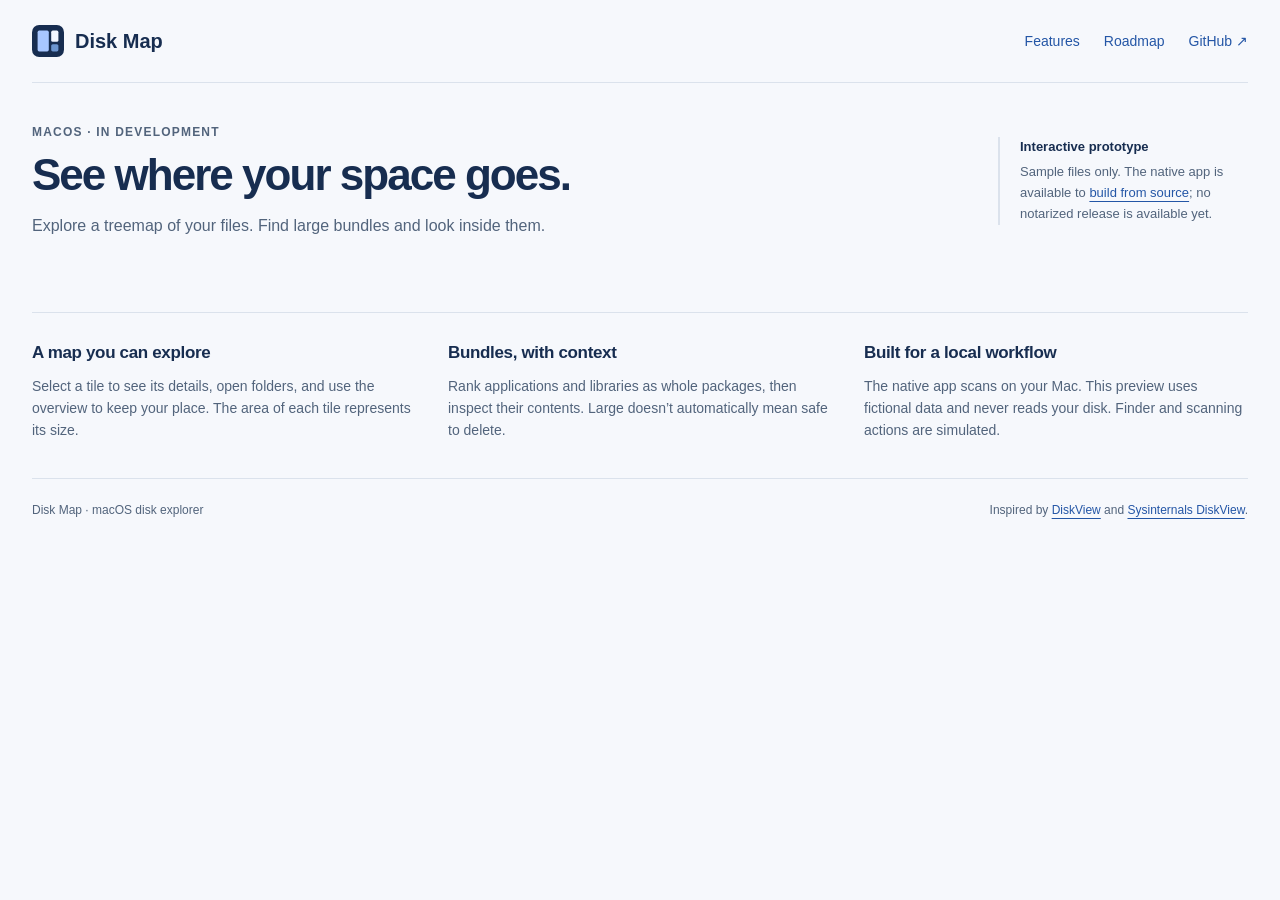
<file: site/index.html>
<!doctype html>
<html lang="en">
<head>
  <meta charset="utf-8">
  <meta name="viewport" content="width=device-width, initial-scale=1">
  <meta name="description" content="Disk Map is a native macOS disk explorer in development. Explore the interactive treemap prototype, find large bundles, and review the roadmap.">
  <meta name="theme-color" content="#172d50">
  <meta property="og:title" content="Disk Map — A clearer view of your Mac’s files">
  <meta property="og:description" content="Explore the interactive prototype of a macOS disk explorer focused on treemaps and large bundles.">
  <meta property="og:type" content="website">
  <title>Disk Map — macOS disk explorer</title>
  <link rel="icon" href="favicon.svg" type="image/svg+xml">
  <link rel="stylesheet" href="styles.css">
</head>
<body>
  <a class="skip-link" href="#preview">Skip to interactive preview</a>
  <div class="page">
    <header class="site-header">
      <a class="brand" href="./"><img src="favicon.svg" width="32" height="32" alt="">Disk Map</a>
      <nav aria-label="Project navigation">
        <a href="https://github.com/mjkozicki/disk-map/blob/main/features.md">Features</a>
        <a href="https://github.com/mjkozicki/disk-map/blob/main/phases.md">Roadmap</a>
        <a href="https://github.com/mjkozicki/disk-map">GitHub ↗</a>
      </nav>
    </header>
    <main>
      <section class="intro" aria-labelledby="page-title">
        <div><p class="eyebrow">macOS · In development</p><h1 id="page-title">See where your space goes.</h1><p>Explore a treemap of your files. Find large bundles and look inside them.</p></div>
        <div class="prototype-note"><span>Interactive prototype</span><p>Sample files only. The native app is available to <a href="https://github.com/mjkozicki/disk-map#build-and-run-the-macos-app">build from source</a>; no notarized release is available yet.</p></div>
      </section>
      <section id="preview" aria-label="Interactive Disk Map prototype">
        <!-- DISK_MAP_WIREFRAME -->
        <noscript><p class="no-script">Enable JavaScript to explore the sample files, or read the <a href="https://github.com/mjkozicki/disk-map/blob/main/features.md">feature plan</a>.</p></noscript>
      </section>
      <section class="project-notes" aria-label="About the project">
        <article><h2>A map you can explore</h2><p>Select a tile to see its details, open folders, and use the overview to keep your place. The area of each tile represents its size.</p></article>
        <article><h2>Bundles, with context</h2><p>Rank applications and libraries as whole packages, then inspect their contents. Large doesn’t automatically mean safe to delete.</p></article>
        <article><h2>Built for a local workflow</h2><p>The native app scans on your Mac. This preview uses fictional data and never reads your disk. Finder and scanning actions are simulated.</p></article>
      </section>
    </main>
    <footer class="site-footer"><span>Disk Map · macOS disk explorer</span><span>Inspired by <a href="http://www.diskview.com/screenshots.htm">DiskView</a> and <a href="https://learn.microsoft.com/en-us/sysinternals/downloads/diskview">Sysinternals DiskView</a>.</span></footer>
  </div>
</body>
</html>
</file>
<file: site/styles.css>
:root {color-scheme:light dark;--page:light-dark(#f6f8fc,#111821);--text:light-dark(#172d50,#e6edf9);--muted:light-dark(#52647c,#a5b4cb);--line:light-dark(#dbe2ec,#334259);--link:light-dark(#2456a6,#a8c7ff);--surface:light-dark(#edf2fa,#1b283b)}
* {box-sizing:border-box}
html {scroll-behavior:smooth;scroll-padding-top:24px}
body {margin:0;background:var(--page);color:var(--text);font:16px/1.6 -apple-system,BlinkMacSystemFont,"Segoe UI",sans-serif}
a {color:var(--link);text-underline-offset:4px}
a:hover {text-decoration-thickness:2px}
button,input,select,a {touch-action:manipulation}
:focus-visible {outline:3px solid var(--link);outline-offset:3px}
.page {max-width:1320px;margin:0 auto;padding:0 32px}
.site-header {display:flex;align-items:center;justify-content:space-between;gap:24px;padding:25px 0;border-bottom:1px solid var(--line)}
.brand {display:flex;align-items:center;gap:11px;color:var(--text);font-size:20px;font-weight:650;text-decoration:none;white-space:nowrap}
.site-header nav {display:flex;gap:24px;flex-wrap:wrap;font-size:14px}
.site-header nav a {text-decoration:none}
.intro {display:flex;justify-content:space-between;gap:40px;align-items:center;padding:40px 0 30px}
.eyebrow {text-transform:uppercase;font-size:12px;letter-spacing:.1em;font-weight:600;color:var(--muted);margin:0 0 8px}
h1 {font-size:clamp(28px,3.5vw,44px);letter-spacing:-.045em;line-height:1.15;margin:0 0 12px;font-weight:650}
.intro p:not(.eyebrow) {color:var(--muted);margin:0;max-width:580px}
.prototype-note {max-width:250px;flex-shrink:0;border-left:2px solid var(--line);padding-left:20px;font-size:13px}
.prototype-note span {display:block;font-weight:600;margin-bottom:5px;color:var(--text)}
#preview {scroll-margin-top:20px}
#preview #dm-wireframes {color-scheme:light dark}
#preview .dm-scenes {margin-bottom:16px}
#preview .dm-window {box-shadow:0 18px 60px light-dark(#1839610d,#00000026)}
.project-notes {display:grid;grid-template-columns:repeat(3,1fr);gap:32px;margin:44px 0 36px;padding-top:26px;border-top:1px solid var(--line)}
.project-notes h2 {font-size:17px;font-weight:600;margin:0 0 8px;letter-spacing:-.02em}
.project-notes p {font-size:14px;color:var(--muted);margin:0}
.site-footer {display:flex;justify-content:space-between;gap:18px;flex-wrap:wrap;padding:22px 0 30px;border-top:1px solid var(--line);font-size:12px;color:var(--muted)}
.skip-link {position:absolute;left:12px;top:-90px;padding:10px 14px;background:var(--surface);z-index:10}
.skip-link:focus {top:12px}
.no-script {padding:25px;background:var(--surface);border-radius:8px}
@media(max-width:760px) {.page{padding:0 16px}.intro{display:block;padding:28px 0}.prototype-note{margin-top:18px;max-width:100%;font-size:13px}.project-notes{grid-template-columns:1fr;gap:24px}.site-header{gap:15px;flex-wrap:wrap}.site-header nav{gap:18px}.brand{font-size:18px}}
@media(prefers-reduced-motion:reduce) {html{scroll-behavior:auto}}
</file>
